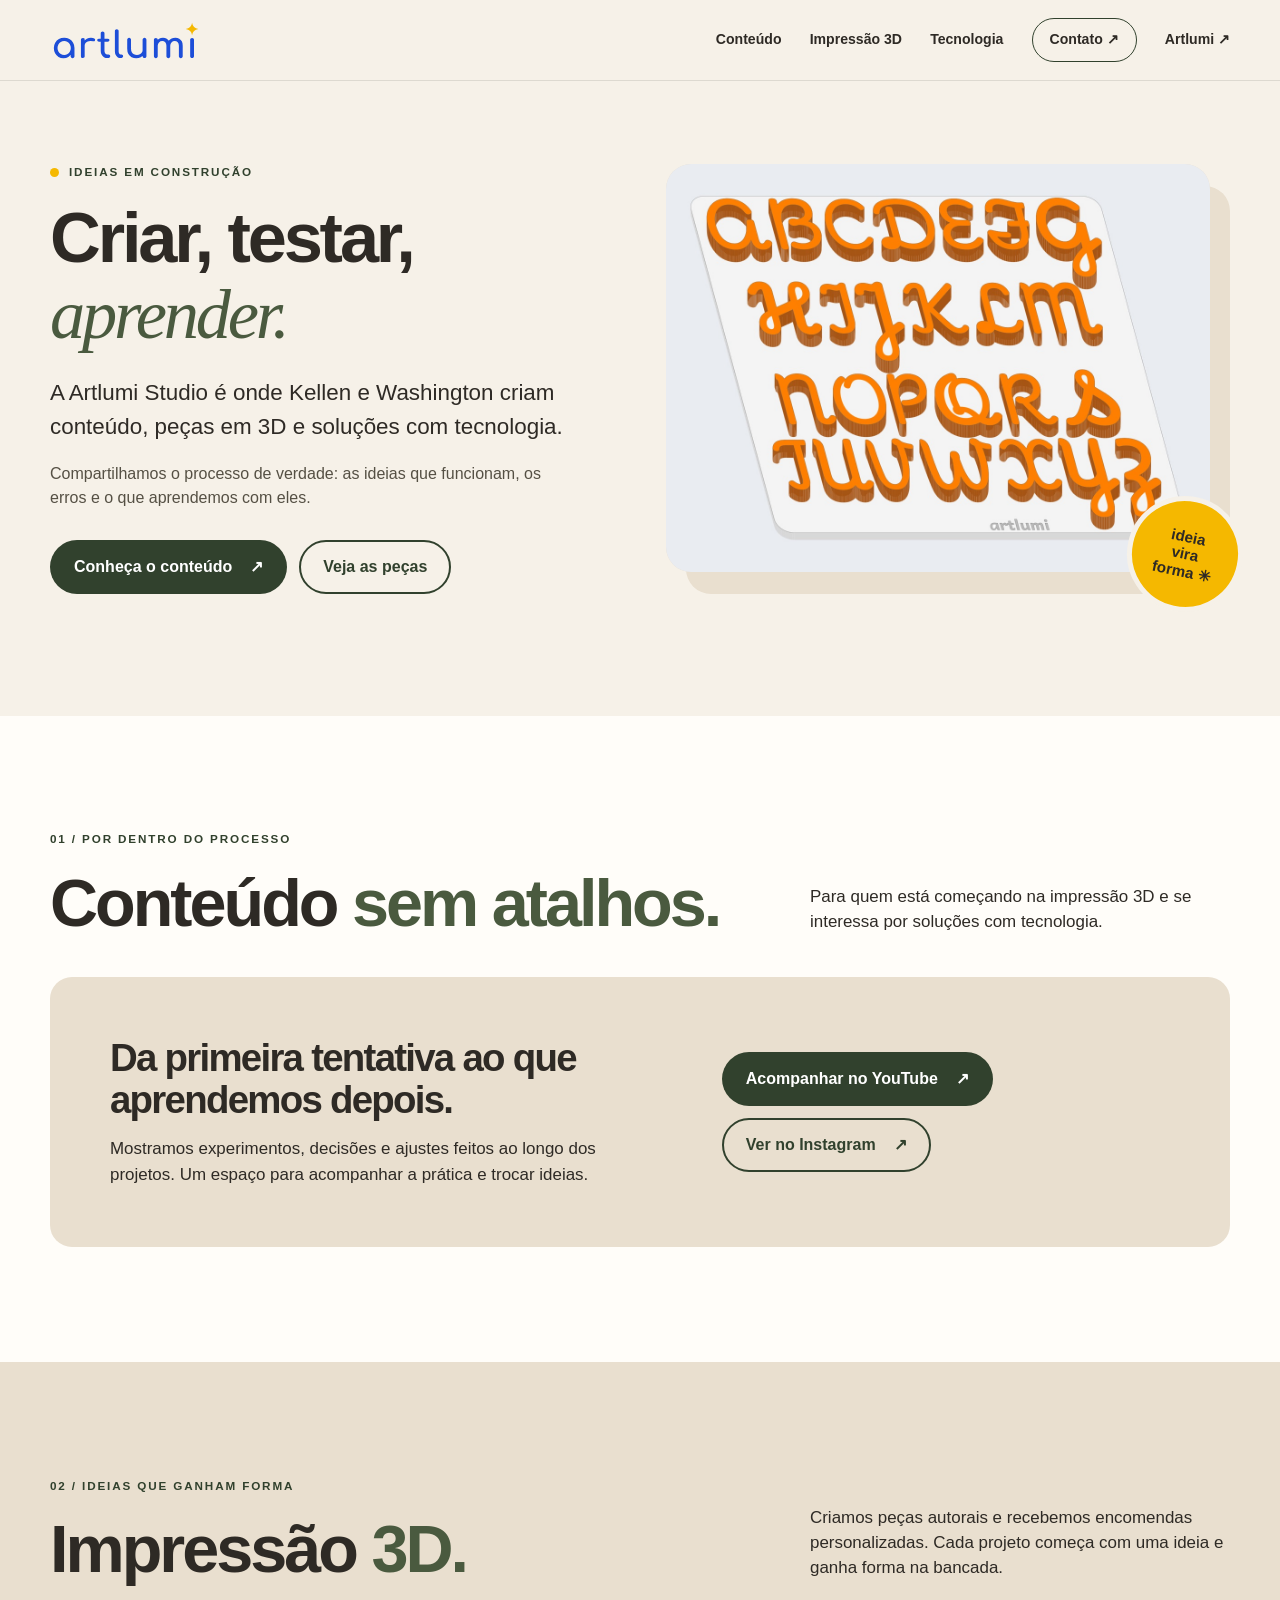
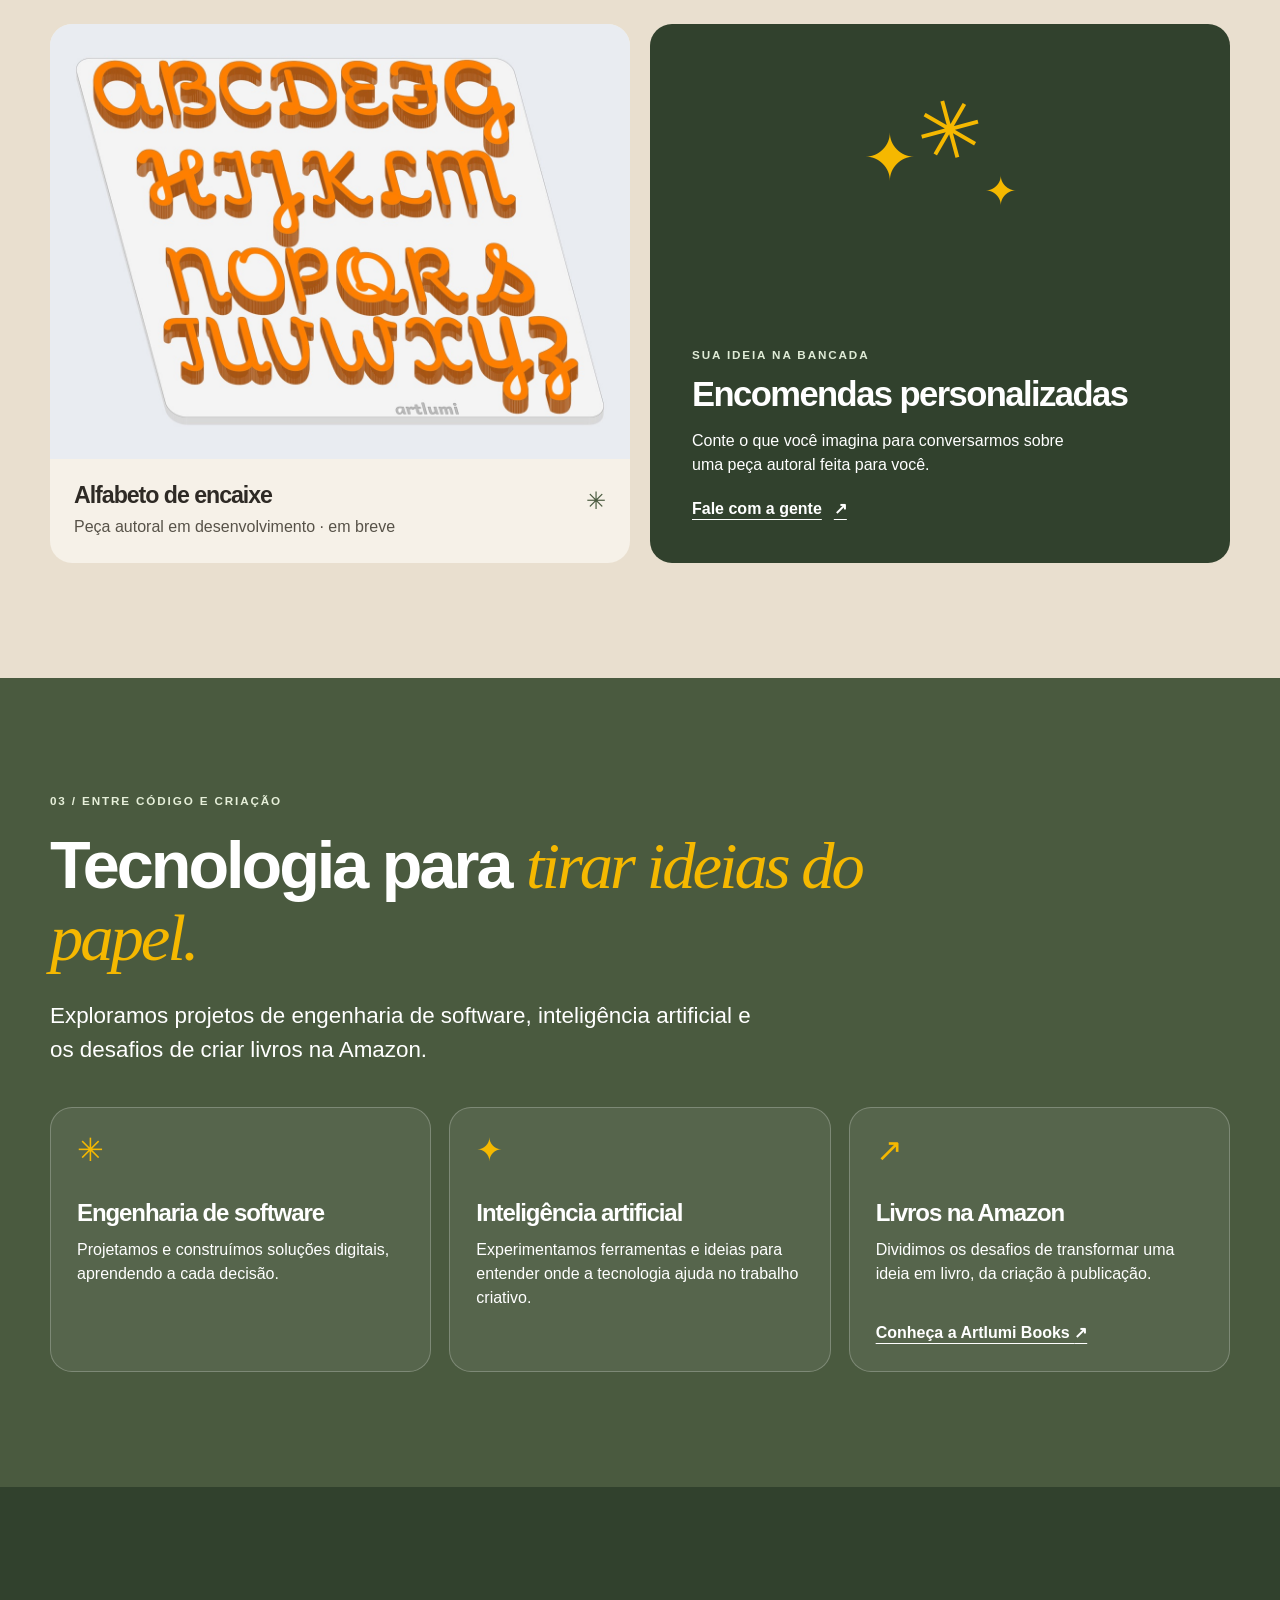
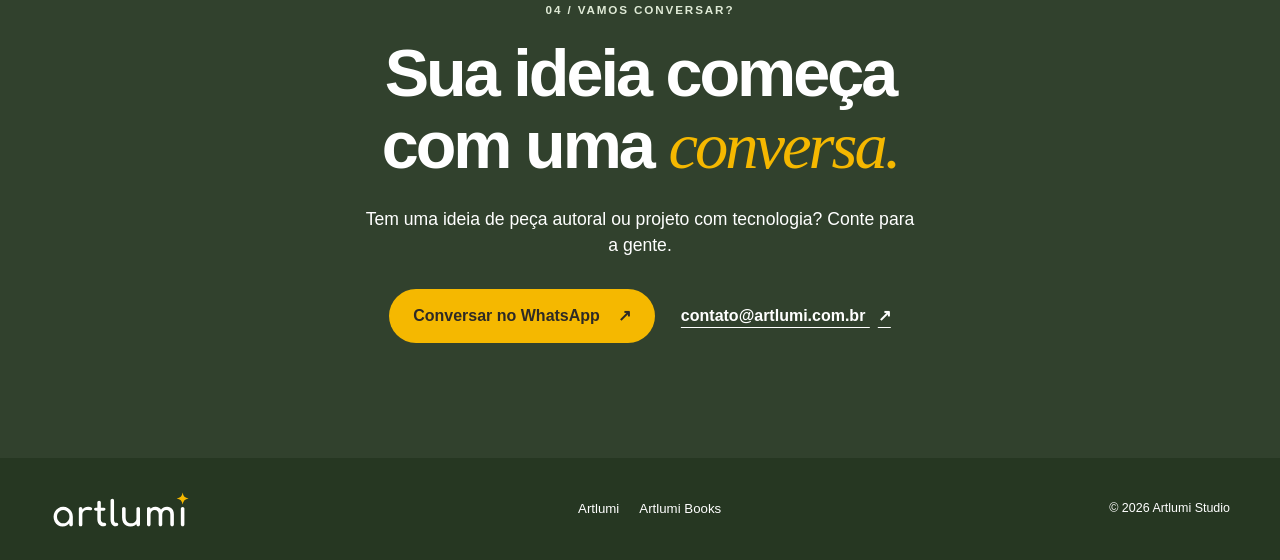
<file: index.html>
<!doctype html>
<html lang="pt-BR">
  <head>
    <meta charset="utf-8">
    <meta name="viewport" content="width=device-width, initial-scale=1">
    <meta name="description" content="Conheça a Artlumi Studio: conteúdo sobre impressão 3D e tecnologia, peças autorais, encomendas personalizadas e projetos criados por Kellen e Washington.">
    <meta property="og:type" content="website">
    <meta property="og:locale" content="pt_BR">
    <meta property="og:title" content="Artlumi Studio | Conteúdo, impressão 3D e tecnologia">
    <meta property="og:description" content="Kellen e Washington criam conteúdo, peças autorais em 3D e soluções com tecnologia. Acompanhe os acertos, os erros e o que aprendem no caminho.">
    <meta property="og:url" content="https://studio.artlumi.com.br">
    <meta property="og:image" content="https://studio.artlumi.com.br/assets/img/alfabeto-cursivo.jpg">
    <meta property="og:image:alt" content="Letras cursivas coloridas de um alfabeto de encaixe">
    <meta name="theme-color" content="#F6F1E8">
    <title>Artlumi Studio | Conteúdo, impressão 3D e tecnologia</title>
    <link rel="icon" type="image/svg+xml" href="assets/img/logo-artlumi.svg">
    <link rel="stylesheet" href="assets/style.css">
    <script src="assets/site.js" defer></script>
  </head>
  <body>
    <header class="site-header">
      <div class="container header-inner">
        <a class="brand" href="#inicio" aria-label="Artlumi Studio, voltar ao início">
          <img src="assets/img/logo-artlumi.svg" width="150" height="49" alt="Artlumi Studio">
        </a>
        <button class="menu-toggle" type="button" aria-controls="menu-principal" aria-expanded="false" aria-label="Abrir menu"><span></span><span></span><span></span></button>
        <nav class="site-nav" id="menu-principal" aria-label="Navegação principal">
          <a href="#conteudo">Conteúdo</a>
          <a href="#impressao-3d">Impressão 3D</a>
          <a href="#tecnologia">Tecnologia</a>
          <a class="nav-contact" href="#contato">Contato <span aria-hidden="true">↗</span></a>
          <a href="https://artlumi.com.br">Artlumi <span aria-hidden="true">↗</span></a>
        </nav>
      </div>
    </header>

    <main id="inicio">
      <section class="hero" aria-labelledby="titulo-principal">
        <div class="container hero-grid">
          <div class="hero-copy">
            <p class="eyebrow"><span class="eyebrow-dot" aria-hidden="true"></span> IDEIAS EM CONSTRUÇÃO</p>
            <h1 id="titulo-principal">Criar, testar,<br><em>aprender.</em></h1>
            <p class="hero-lead">A Artlumi Studio é onde Kellen e Washington criam conteúdo, peças em 3D e soluções com tecnologia.</p>
            <p class="hero-note">Compartilhamos o processo de verdade: as ideias que funcionam, os erros e o que aprendemos com eles.</p>
            <div class="hero-actions">
              <a class="button button-primary" href="#conteudo">Conheça o conteúdo <span aria-hidden="true">↗</span></a>
              <a class="button button-outline" href="#impressao-3d">Veja as peças</a>
            </div>
          </div>
          <div class="hero-media">
            <div class="hero-image-wrap"><img src="assets/img/alfabeto-cursivo.jpg" width="1200" height="900" alt="Letras cursivas coloridas de um alfabeto de encaixe" fetchpriority="high"></div>
            <span class="media-sticker" aria-hidden="true">ideia<br>vira<br>forma ✳</span>
          </div>
        </div>
      </section>

      <section class="section content-section" id="conteudo" aria-labelledby="titulo-conteudo">
        <div class="container">
          <div class="section-heading">
            <div><p class="eyebrow">01 / POR DENTRO DO PROCESSO</p><h2 id="titulo-conteudo">Conteúdo <span>sem atalhos.</span></h2></div>
            <p>Para quem está começando na impressão 3D e se interessa por soluções com tecnologia.</p>
          </div>
          <div class="content-panel">
            <div><h3>Da primeira tentativa ao que aprendemos depois.</h3><p>Mostramos experimentos, decisões e ajustes feitos ao longo dos projetos. Um espaço para acompanhar a prática e trocar ideias.</p></div>
            <div class="content-links">
              <a class="button button-primary" href="https://www.youtube.com/@studio.artlumi">Acompanhar no YouTube <span aria-hidden="true">↗</span></a>
              <a class="button button-outline" href="https://www.instagram.com/artlumi.studio/">Ver no Instagram <span aria-hidden="true">↗</span></a>
            </div>
          </div>
        </div>
      </section>

      <section class="section print-section" id="impressao-3d" aria-labelledby="titulo-impressao">
        <div class="container">
          <div class="section-heading">
            <div><p class="eyebrow">02 / IDEIAS QUE GANHAM FORMA</p><h2 id="titulo-impressao">Impressão <span>3D.</span></h2></div>
            <p>Criamos peças autorais e recebemos encomendas personalizadas. Cada projeto começa com uma ideia e ganha forma na bancada.</p>
          </div>
          <div class="print-grid">
            <article class="product-card">
              <img src="assets/img/alfabeto-cursivo.jpg" width="1200" height="900" loading="lazy" alt="Letras cursivas coloridas de um alfabeto de encaixe">
              <div class="card-caption"><div><h3>Alfabeto de encaixe</h3><p>Peça autoral em desenvolvimento · em breve</p></div><span aria-hidden="true">✳</span></div>
            </article>
            <article class="product-card idea-card">
              <div class="idea-illustration" aria-hidden="true"><span>✦</span><span>✳</span><span>✦</span></div>
              <div><p class="eyebrow">SUA IDEIA NA BANCADA</p><h3>Encomendas personalizadas</h3><p>Conte o que você imagina para conversarmos sobre uma peça autoral feita para você.</p><a href="#contato">Fale com a gente <span aria-hidden="true">↗</span></a></div>
            </article>
          </div>
        </div>
      </section>

      <section class="section tech-section" id="tecnologia" aria-labelledby="titulo-tecnologia">
        <div class="container">
          <div class="tech-heading"><p class="eyebrow">03 / ENTRE CÓDIGO E CRIAÇÃO</p><h2 id="titulo-tecnologia">Tecnologia para <em>tirar ideias do papel.</em></h2></div>
          <p class="tech-intro">Exploramos projetos de engenharia de software, inteligência artificial e os desafios de criar livros na Amazon.</p>
          <div class="tech-grid">
            <article class="tech-card"><span aria-hidden="true">✳</span><h3>Engenharia de software</h3><p>Projetamos e construímos soluções digitais, aprendendo a cada decisão.</p></article>
            <article class="tech-card"><span aria-hidden="true">✦</span><h3>Inteligência artificial</h3><p>Experimentamos ferramentas e ideias para entender onde a tecnologia ajuda no trabalho criativo.</p></article>
            <article class="tech-card"><span aria-hidden="true">↗</span><h3>Livros na Amazon</h3><p>Dividimos os desafios de transformar uma ideia em livro, da criação à publicação.</p><a href="https://book.artlumi.com.br">Conheça a Artlumi Books <span aria-hidden="true">↗</span></a></article>
          </div>
        </div>
      </section>

      <section class="section contact-section" id="contato" aria-labelledby="titulo-contato">
        <div class="container contact-inner">
          <p class="eyebrow">04 / VAMOS CONVERSAR?</p>
          <h2 id="titulo-contato">Sua ideia começa<br>com uma <em>conversa.</em></h2>
          <p>Tem uma ideia de peça autoral ou projeto com tecnologia? Conte para a gente.</p>
          <div class="contact-actions">
            <a class="button button-yellow" href="https://wa.me/5541991019982">Conversar no WhatsApp <span aria-hidden="true">↗</span></a>
            <a class="contact-email" href="mailto:contato@artlumi.com.br">contato@artlumi.com.br <span aria-hidden="true">↗</span></a>
          </div>
        </div>
      </section>
    </main>

    <footer class="site-footer">
      <div class="container footer-inner">
        <a href="#inicio" aria-label="Artlumi Studio, voltar ao início"><img src="assets/img/logo-artlumi-branco.svg" width="150" height="49" loading="lazy" alt="Artlumi Studio"></a>
        <nav aria-label="Navegação do rodapé"><a href="https://artlumi.com.br">Artlumi</a><a href="https://book.artlumi.com.br">Artlumi Books</a></nav>
        <small>© 2026 Artlumi Studio</small>
      </div>
    </footer>
  </body>
</html>
</file>
<file: assets/style.css>
:root { color-scheme: light; --green: #4a5a3f; --green-dark: #31412d; --beige: #e9dfcf; --cream: #f6f1e8; --ink: #2e2a25; --blue: #1d4ed8; --yellow: #f5b800; --white: #fffdf9; --radius: 22px; }
*, *::before, *::after { box-sizing: border-box; }
html { scroll-behavior: smooth; scroll-padding-top: 96px; }
body { min-width: 320px; margin: 0; padding-top: 80px; color: var(--ink); background: var(--cream); font-family: "Avenir Next", Avenir, "Segoe UI", sans-serif; line-height: 1.5; }
img { display: block; max-width: 100%; }
a { color: inherit; }
button { font: inherit; }
:focus-visible { outline: 3px solid var(--blue); outline-offset: 4px; }
.container { width: min(100% - 48px, 1180px); margin-inline: auto; }
.section { padding-block: clamp(72px, 9vw, 128px); }
.eyebrow { margin: 0 0 20px; color: var(--green-dark); font-size: .73rem; font-weight: 800; letter-spacing: .16em; line-height: 1.4; }
h1, h2, h3, p { overflow-wrap: break-word; }
h1, h2, h3 { margin-top: 0; line-height: 1.08; letter-spacing: -.045em; }
h1, h2 { font-weight: 800; }
h2 { margin-bottom: 0; font-size: clamp(2.65rem, 5.2vw, 5rem); }
em { font-family: Georgia, serif; font-weight: 400; }
.button { display: inline-flex; align-items: center; justify-content: center; gap: 18px; min-height: 52px; padding: 13px 22px; border: 2px solid transparent; border-radius: 999px; font-weight: 800; text-decoration: none; text-align: center; transition: transform .2s ease, background-color .2s ease; }
.button:hover { transform: translateY(-3px); }
.button-primary { color: #fff; background: var(--green-dark); }
.button-primary:hover { background: #263722; }
.button-outline { border-color: var(--green-dark); color: var(--green-dark); }
.button-outline:hover { background: var(--beige); }
.button-yellow { color: var(--ink); background: var(--yellow); }
.button-yellow:hover { background: #ffd04b; }

.site-header { position: fixed; z-index: 20; inset: 0 0 auto; border-bottom: 1px solid rgba(46,42,37,.12); background: rgba(246,241,232,.97); }
.header-inner { display: flex; align-items: center; justify-content: space-between; min-height: 80px; gap: 20px; }
.brand { display: inline-flex; flex: none; align-items: center; }
.brand img { width: 150px; height: auto; }
.site-nav { display: flex; align-items: center; gap: clamp(14px, 2.2vw, 32px); }
.site-nav a { font-size: .88rem; font-weight: 700; text-decoration: none; white-space: nowrap; }
.site-nav a:hover, .site-footer a:hover { text-decoration: underline; text-underline-offset: 5px; }
.site-nav .nav-contact { padding: 10px 17px; border: 1px solid var(--green-dark); border-radius: 999px; }
.menu-toggle { display: none; }

.hero { overflow: hidden; padding-block: clamp(38px, 5vw, 72px) clamp(72px, 8vw, 120px); }
.hero-grid { display: grid; grid-template-columns: minmax(0, 1fr) minmax(0, 1.02fr); align-items: center; gap: clamp(30px, 5vw, 72px); }
.hero-copy { padding-block: 20px; }
.hero .eyebrow { display: flex; align-items: center; gap: 10px; }
.eyebrow-dot { flex: none; width: 9px; height: 9px; border-radius: 50%; background: var(--yellow); }
.hero h1 { max-width: 680px; margin-bottom: 24px; font-size: clamp(3.25rem, 5.5vw, 5.7rem); }
.hero h1 em { color: var(--green); }
.hero-lead { max-width: 520px; margin: 0 0 18px; font-size: clamp(1.1rem, 1.8vw, 1.4rem); line-height: 1.5; }
.hero-note { max-width: 520px; margin: 0 0 30px; color: #555044; }
.hero-actions { display: flex; flex-wrap: wrap; gap: 12px; }
.hero-media { position: relative; min-width: 0; padding: 0 20px 22px 0; }
.hero-image-wrap { overflow: hidden; aspect-ratio: 4 / 3; border-radius: 25px; background: var(--beige); box-shadow: 20px 22px 0 var(--beige); }
.hero-image-wrap img { width: 100%; height: 100%; object-fit: cover; }
.media-sticker { position: absolute; right: -13px; bottom: -18px; display: grid; place-items: center; width: 116px; height: 116px; border: 5px solid var(--cream); border-radius: 50%; color: var(--ink); background: var(--yellow); font-size: .95rem; font-weight: 800; line-height: 1.12; text-align: center; transform: rotate(12deg); }

.content-section { background: var(--white); }
.section-heading { display: flex; align-items: end; justify-content: space-between; gap: 30px; margin-bottom: 38px; }
.section-heading h2 span { color: var(--green); }
.section-heading > p { max-width: 420px; margin: 0 0 5px; font-size: 1.06rem; }
.content-panel { display: grid; grid-template-columns: minmax(0, 1.1fr) minmax(0, .9fr); gap: clamp(24px, 5vw, 70px); align-items: center; padding: clamp(28px, 5vw, 60px); border-radius: var(--radius); background: var(--beige); }
.content-panel h3 { max-width: 590px; margin-bottom: 16px; font-size: clamp(1.9rem, 3vw, 3rem); }
.content-panel p { max-width: 560px; margin: 0; font-size: 1.06rem; }
.content-links { display: flex; flex-wrap: wrap; min-width: 0; gap: 12px; }

.print-section { background: var(--beige); }
.print-grid { display: grid; grid-template-columns: repeat(2, minmax(0, 1fr)); gap: 20px; }
.product-card { overflow: hidden; min-width: 0; border-radius: var(--radius); background: var(--cream); }
.product-card > img { width: 100%; height: auto; aspect-ratio: 4 / 3; object-fit: contain; }
.card-caption { display: flex; justify-content: space-between; gap: 12px; padding: 24px; }
.card-caption h3 { margin-bottom: 7px; font-size: 1.45rem; }
.card-caption p { margin: 0; color: #575248; }
.card-caption > span { color: var(--green); font-size: 1.5rem; }
.idea-card { display: flex; flex-direction: column; justify-content: space-between; min-height: 100%; padding: clamp(24px, 4vw, 42px); color: #fff; background: var(--green-dark); }
.idea-illustration { display: flex; align-items: center; justify-content: center; min-height: 185px; color: var(--yellow); font-size: 4rem; }
.idea-illustration span:nth-child(2) { margin-top: -55px; font-size: 5rem; transform: rotate(-15deg); }
.idea-illustration span:nth-child(3) { margin-top: 65px; font-size: 2.5rem; }
.idea-card .eyebrow { margin-bottom: 12px; color: #dfebd6; }
.idea-card h3 { margin-bottom: 16px; font-size: clamp(1.55rem, 2.7vw, 2.25rem); }
.idea-card p:not(.eyebrow) { max-width: 390px; margin: 0 0 20px; }
.idea-card a { display: inline-flex; gap: 12px; align-items: center; font-weight: 800; text-underline-offset: 5px; }

.tech-section { color: #fff; background: var(--green); }
.tech-section .eyebrow { color: #e6efd9; }
.tech-heading { max-width: 850px; }
.tech-heading h2 em { color: var(--yellow); }
.tech-intro { max-width: 720px; margin: 26px 0 40px; font-size: clamp(1.14rem, 2vw, 1.4rem); }
.tech-grid { display: grid; grid-template-columns: repeat(3, minmax(0, 1fr)); gap: 18px; }
.tech-card { display: flex; flex-direction: column; align-items: start; min-width: 0; min-height: 265px; padding: 26px; border: 1px solid rgba(255,255,255,.23); border-radius: var(--radius); background: rgba(255,255,255,.07); }
.tech-card > span { margin-bottom: 34px; color: var(--yellow); font-size: 2rem; line-height: 1; }
.tech-card h3 { margin-bottom: 12px; font-size: 1.5rem; }
.tech-card p { margin: 0; }
.tech-card a { margin-top: auto; padding-top: 20px; font-weight: 800; text-underline-offset: 5px; }

.contact-section { color: #fff; background: var(--green-dark); text-align: center; }
.contact-inner { display: flex; flex-direction: column; align-items: center; }
.contact-section .eyebrow { color: #dfead6; }
.contact-section h2 { max-width: 900px; }
.contact-section h2 em { color: var(--yellow); }
.contact-inner > p:not(.eyebrow) { max-width: 550px; margin: 24px 0 30px; font-size: 1.1rem; }
.contact-actions { display: flex; flex-wrap: wrap; align-items: center; justify-content: center; gap: 18px 26px; }
.contact-email { color: #fff; font-weight: 800; text-decoration-thickness: 1px; text-underline-offset: 6px; }
.contact-email span { margin-left: 8px; }
.site-footer { padding-block: 28px; color: #fff; background: #263722; }
.footer-inner { display: flex; align-items: center; justify-content: space-between; gap: 24px; }
.footer-inner img { width: 140px; height: auto; }
.site-footer nav { display: flex; flex-wrap: wrap; gap: 12px 20px; }
.site-footer a { font-size: .83rem; text-decoration: none; }
.site-footer small { white-space: nowrap; font-size: .78rem; }

@media (max-width: 980px) {
  .site-nav { gap: 14px; }
  .site-nav a { font-size: .81rem; }
  .tech-grid { grid-template-columns: 1fr 1fr; }
  .footer-inner { flex-wrap: wrap; }
}
@media (max-width: 760px) {
  html { scroll-padding-top: 76px; }
  body { padding-top: 68px; }
  .container { width: min(100% - 32px, 1180px); }
  .header-inner { min-height: 68px; }
  .brand img { width: 124px; }
  .menu-toggle { display: flex; flex-direction: column; align-items: center; justify-content: center; gap: 5px; width: 44px; height: 44px; border: 1px solid var(--green-dark); border-radius: 50%; color: var(--green-dark); background: transparent; }
  .menu-toggle span { display: block; width: 18px; height: 2px; border-radius: 2px; background: currentColor; }
  .site-nav { position: absolute; top: 68px; right: 0; left: 0; display: none; flex-direction: column; align-items: stretch; gap: 0; padding: 12px 16px 20px; border-bottom: 1px solid rgba(46,42,37,.12); background: var(--cream); box-shadow: 0 12px 22px rgba(46,42,37,.1); }
  .site-nav.is-open { display: flex; }
  .site-nav a { padding: 12px 8px; font-size: .9rem; }
  .site-nav .nav-contact { margin-top: 5px; padding: 12px; text-align: center; }
  .hero { padding-block: 34px 82px; }
  .hero-grid { grid-template-columns: 1fr; gap: 30px; }
  .hero-copy { padding: 0; }
  .hero h1 { margin-bottom: 18px; font-size: clamp(3.1rem, 11vw, 5rem); }
  .hero-media { width: min(100% - 12px, 500px); margin-inline: auto; }
  .media-sticker { right: -8px; bottom: -22px; width: 90px; height: 90px; font-size: .73rem; }
  .section-heading { align-items: start; flex-direction: column; gap: 18px; margin-bottom: 28px; }
  .section-heading > p { max-width: 550px; }
  .content-panel { grid-template-columns: 1fr; }
  .tech-grid { grid-template-columns: 1fr; }
  .tech-card { min-height: 0; }
  .tech-card > span { margin-bottom: 20px; }
}
@media (max-width: 520px) {
  .section { padding-block: 72px; }
  .hero-actions .button, .content-links .button { width: 100%; min-width: 0; }
  .print-grid { grid-template-columns: 1fr; gap: 14px; }
  .idea-illustration { min-height: 105px; }
  .contact-actions { flex-direction: column; }
  .footer-inner { flex-direction: column; align-items: flex-start; }
}
@media (prefers-reduced-motion: reduce) {
  html { scroll-behavior: auto; }
  *, *::before, *::after { transition-duration: .01ms !important; }
}
</file>
